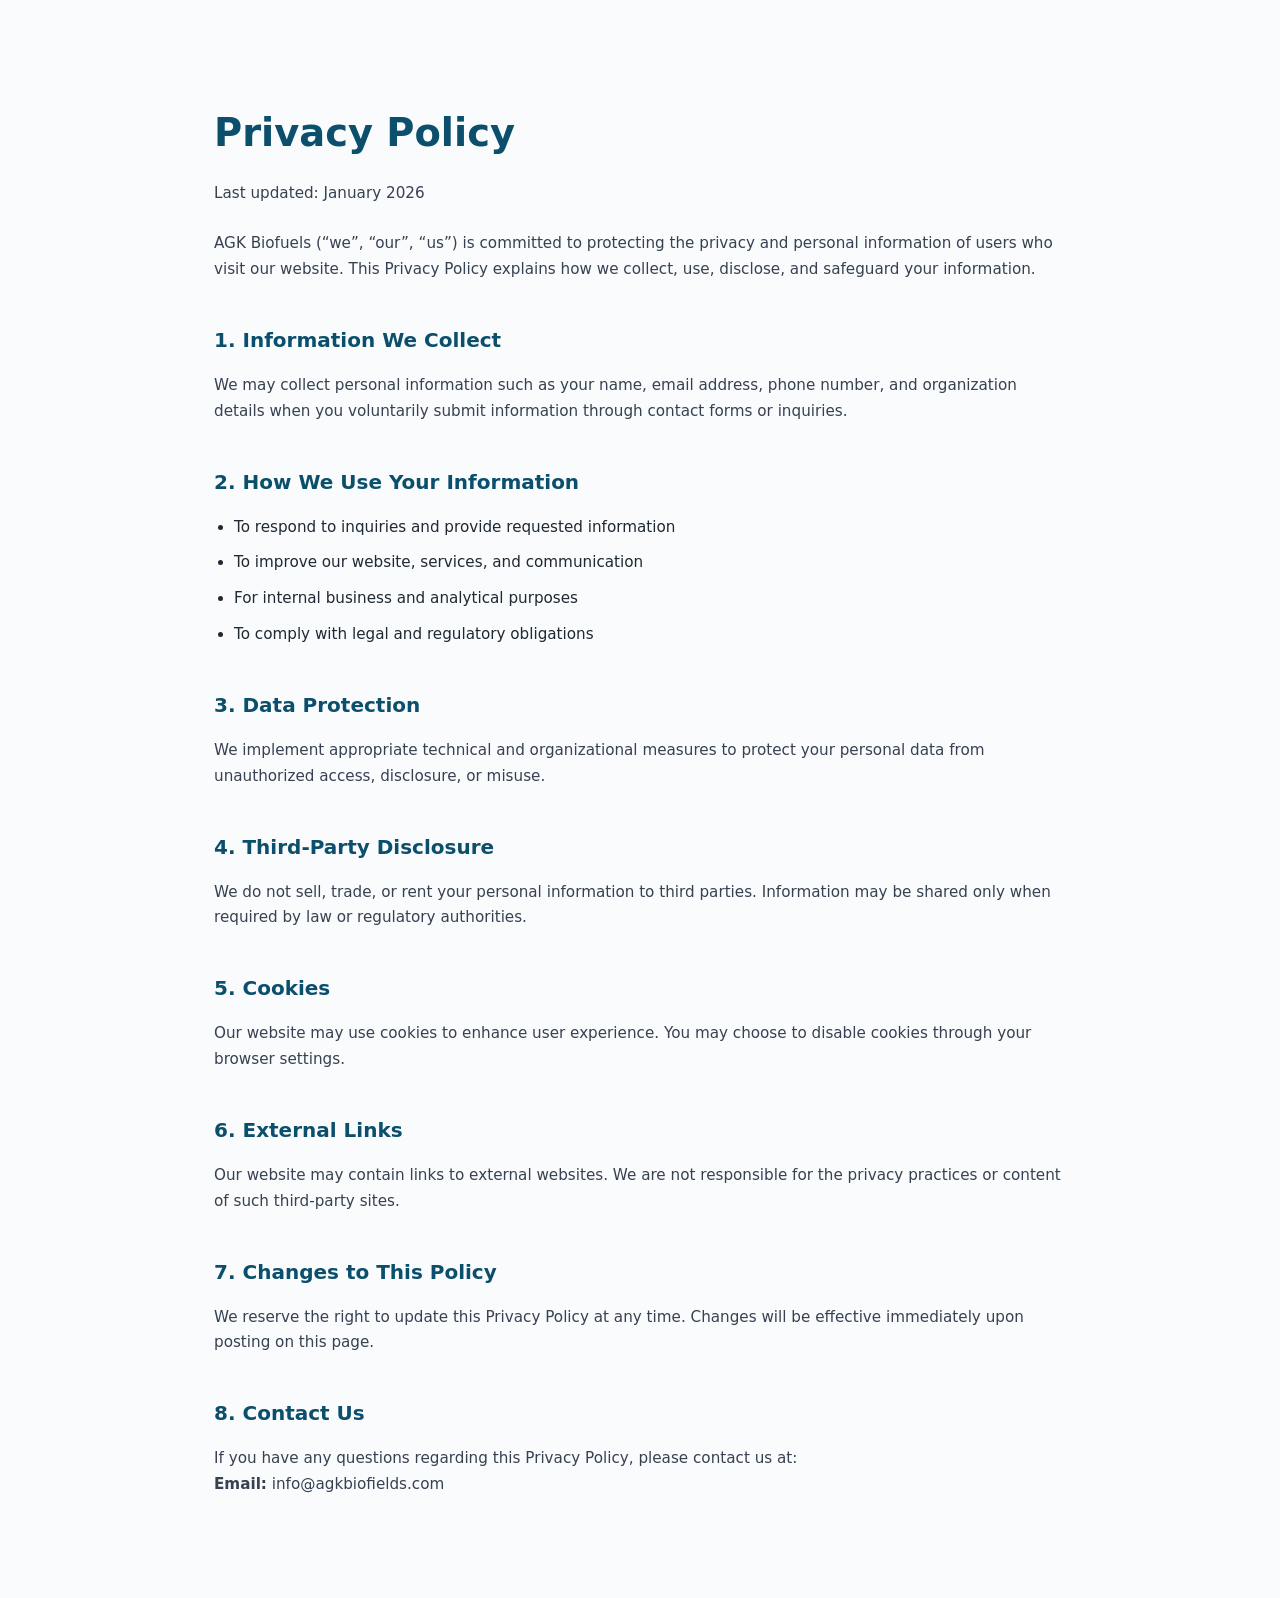
<file: privacy-policy.html>
<!DOCTYPE html>
<html lang="en">
<head>
  <meta charset="UTF-8" />
  <meta name="viewport" content="width=device-width, initial-scale=1.0"/>
  <title>Privacy Policy | AGK Biofuels</title>
  <link rel="stylesheet" href="assets/css/legal.css" />
</head>
<body>

  <section class="legal-container">
    <h1>Privacy Policy</h1>
    <p class="updated">Last updated: January 2026</p>

    <p>
      AGK Biofuels (“we”, “our”, “us”) is committed to protecting the privacy
      and personal information of users who visit our website.
      This Privacy Policy explains how we collect, use, disclose, and safeguard
      your information.
    </p>

    <h2>1. Information We Collect</h2>
    <p>
      We may collect personal information such as your name, email address,
      phone number, and organization details when you voluntarily submit
      information through contact forms or inquiries.
    </p>

    <h2>2. How We Use Your Information</h2>
    <ul>
      <li>To respond to inquiries and provide requested information</li>
      <li>To improve our website, services, and communication</li>
      <li>For internal business and analytical purposes</li>
      <li>To comply with legal and regulatory obligations</li>
    </ul>

    <h2>3. Data Protection</h2>
    <p>
      We implement appropriate technical and organizational measures to protect
      your personal data from unauthorized access, disclosure, or misuse.
    </p>

    <h2>4. Third-Party Disclosure</h2>
    <p>
      We do not sell, trade, or rent your personal information to third parties.
      Information may be shared only when required by law or regulatory authorities.
    </p>

    <h2>5. Cookies</h2>
    <p>
      Our website may use cookies to enhance user experience. You may choose to
      disable cookies through your browser settings.
    </p>

    <h2>6. External Links</h2>
    <p>
      Our website may contain links to external websites. We are not responsible
      for the privacy practices or content of such third-party sites.
    </p>

    <h2>7. Changes to This Policy</h2>
    <p>
      We reserve the right to update this Privacy Policy at any time.
      Changes will be effective immediately upon posting on this page.
    </p>

    <h2>8. Contact Us</h2>
    <p>
      If you have any questions regarding this Privacy Policy, please contact us at:
      <br/><strong>Email:</strong> info@agkbiofields.com
    </p>
  </section>

</body>
</html>
</file>
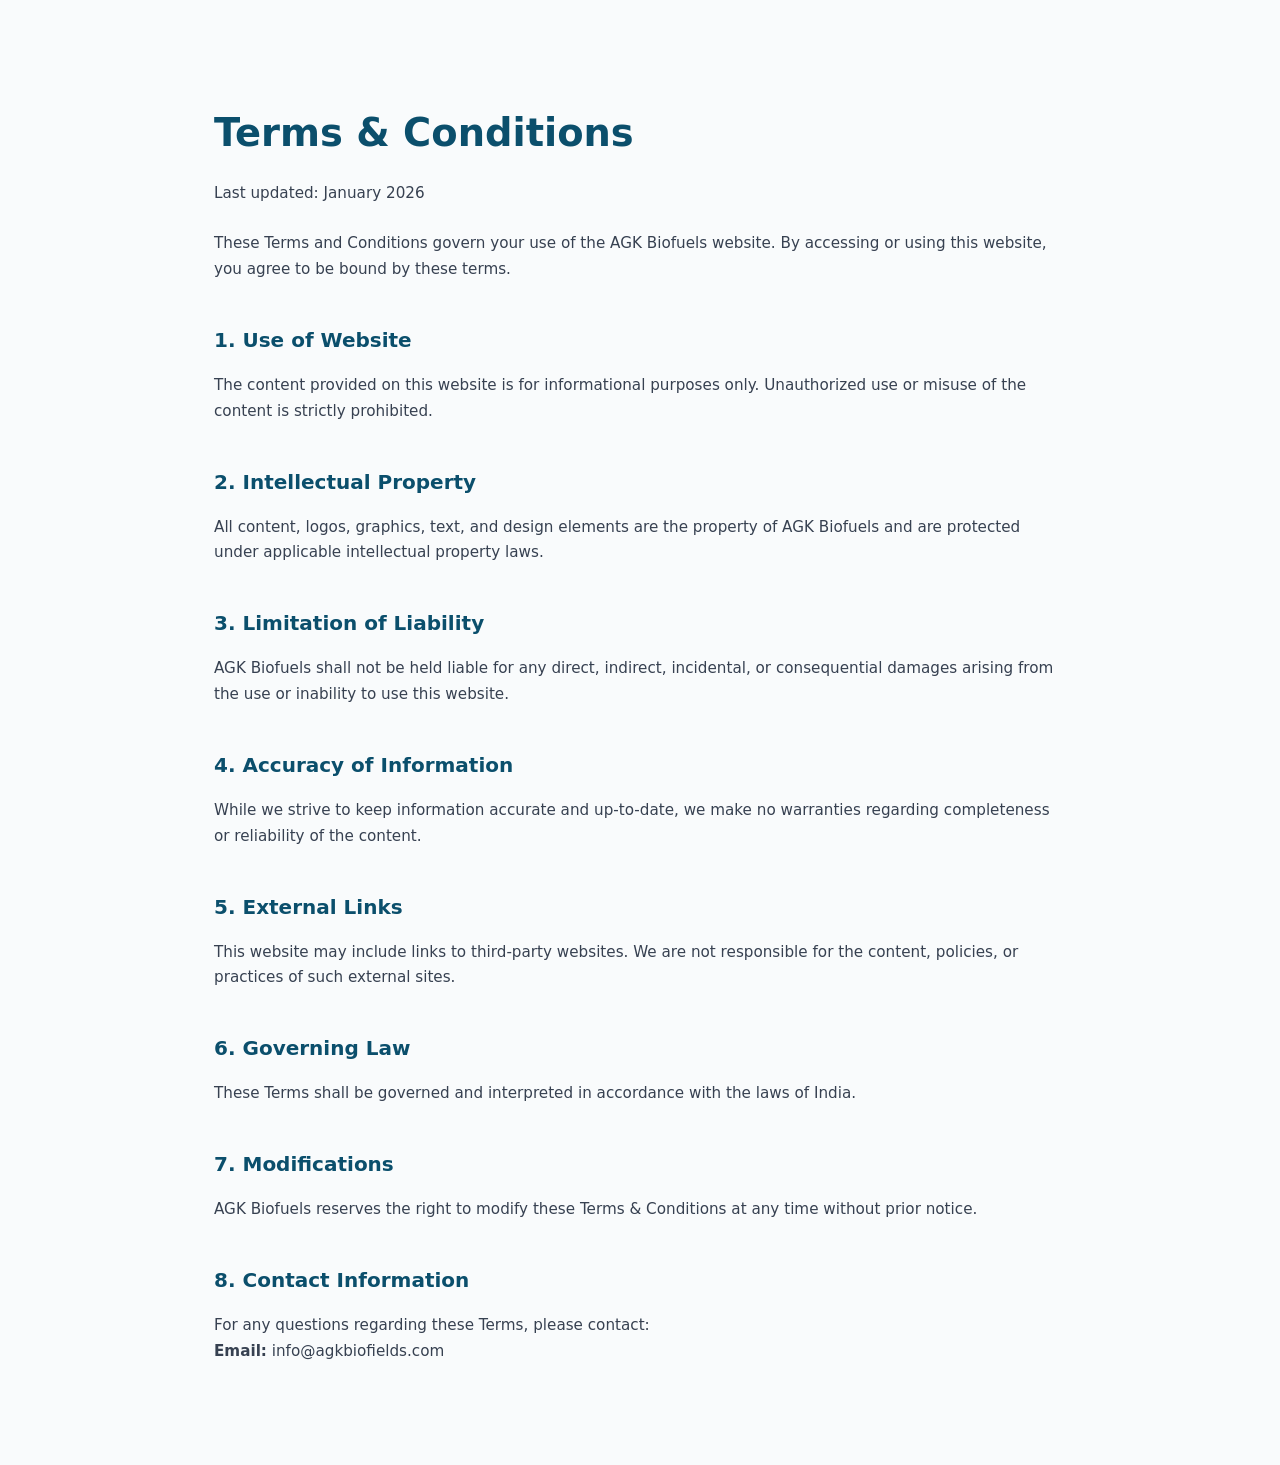
<file: terms-and-conditions.html>
<!DOCTYPE html>
<html lang="en">
<head>
  <meta charset="UTF-8" />
  <meta name="viewport" content="width=device-width, initial-scale=1.0"/>
  <title>Terms & Conditions | AGK Biofuels</title>
  <link rel="stylesheet" href="assets/css/legal.css" />
</head>
<body>

  <section class="legal-container">
    <h1>Terms & Conditions</h1>
    <p class="updated">Last updated: January 2026</p>

    <p>
      These Terms and Conditions govern your use of the AGK Biofuels website.
      By accessing or using this website, you agree to be bound by these terms.
    </p>

    <h2>1. Use of Website</h2>
    <p>
      The content provided on this website is for informational purposes only.
      Unauthorized use or misuse of the content is strictly prohibited.
    </p>

    <h2>2. Intellectual Property</h2>
    <p>
      All content, logos, graphics, text, and design elements are the property
      of AGK Biofuels and are protected under applicable intellectual property laws.
    </p>

    <h2>3. Limitation of Liability</h2>
    <p>
      AGK Biofuels shall not be held liable for any direct, indirect, incidental,
      or consequential damages arising from the use or inability to use this website.
    </p>

    <h2>4. Accuracy of Information</h2>
    <p>
      While we strive to keep information accurate and up-to-date, we make no
      warranties regarding completeness or reliability of the content.
    </p>

    <h2>5. External Links</h2>
    <p>
      This website may include links to third-party websites. We are not responsible
      for the content, policies, or practices of such external sites.
    </p>

    <h2>6. Governing Law</h2>
    <p>
      These Terms shall be governed and interpreted in accordance with the laws of India.
    </p>

    <h2>7. Modifications</h2>
    <p>
      AGK Biofuels reserves the right to modify these Terms & Conditions at any time
      without prior notice.
    </p>

    <h2>8. Contact Information</h2>
    <p>
      For any questions regarding these Terms, please contact:
      <br/><strong>Email:</strong> info@agkbiofields.com
    </p>
  </section>

</body>
</html>
</file>
<file: assets/css/legal.css>
/* ===== RESET ===== */
* {
  margin: 0;
  padding: 0;
  box-sizing: border-box;
}

/* ===== BASE ===== */
body {
  font-family: "Poppins", system-ui, sans-serif;
  background: #f9fbfc;
  color: #1f2933;
  line-height: 1.7;
}

/* ===== CONTAINER ===== */
.legal-container {
  max-width: 900px;
  margin: 100px auto;
  padding: 0 24px;
}

/* ===== HEADINGS ===== */
.legal-container h1 {
  font-size: 2.4rem;
  font-weight: 600;
  color: #0b4f6c;
  margin-bottom: 8px;
}

.legal-container h2 {
  margin-top: 40px;
  font-size: 1.25rem;
  font-weight: 600;
  color: #0b4f6c;
}

/* ===== TEXT ===== */
.legal-container p {
  margin-top: 16px;
  font-size: 0.95rem;
  color: #374151;
}

.legal-container ul {
  margin-top: 16px;
  padding-left: 20px;
}

.legal-container ul li {
  margin-bottom: 10px;
  font-size: 0.95rem;
}

/* ===== UPDATED DATE ===== */
.updated {
  font-size: 0.85rem;
  color: #6b7280;
  margin-bottom: 24px;
}

/* ===== RESPONSIVE ===== */
@media (max-width: 768px) {
  .legal-container {
    margin: 80px auto;
  }

  .legal-container h1 {
    font-size: 2rem;
  }
}
</file>
